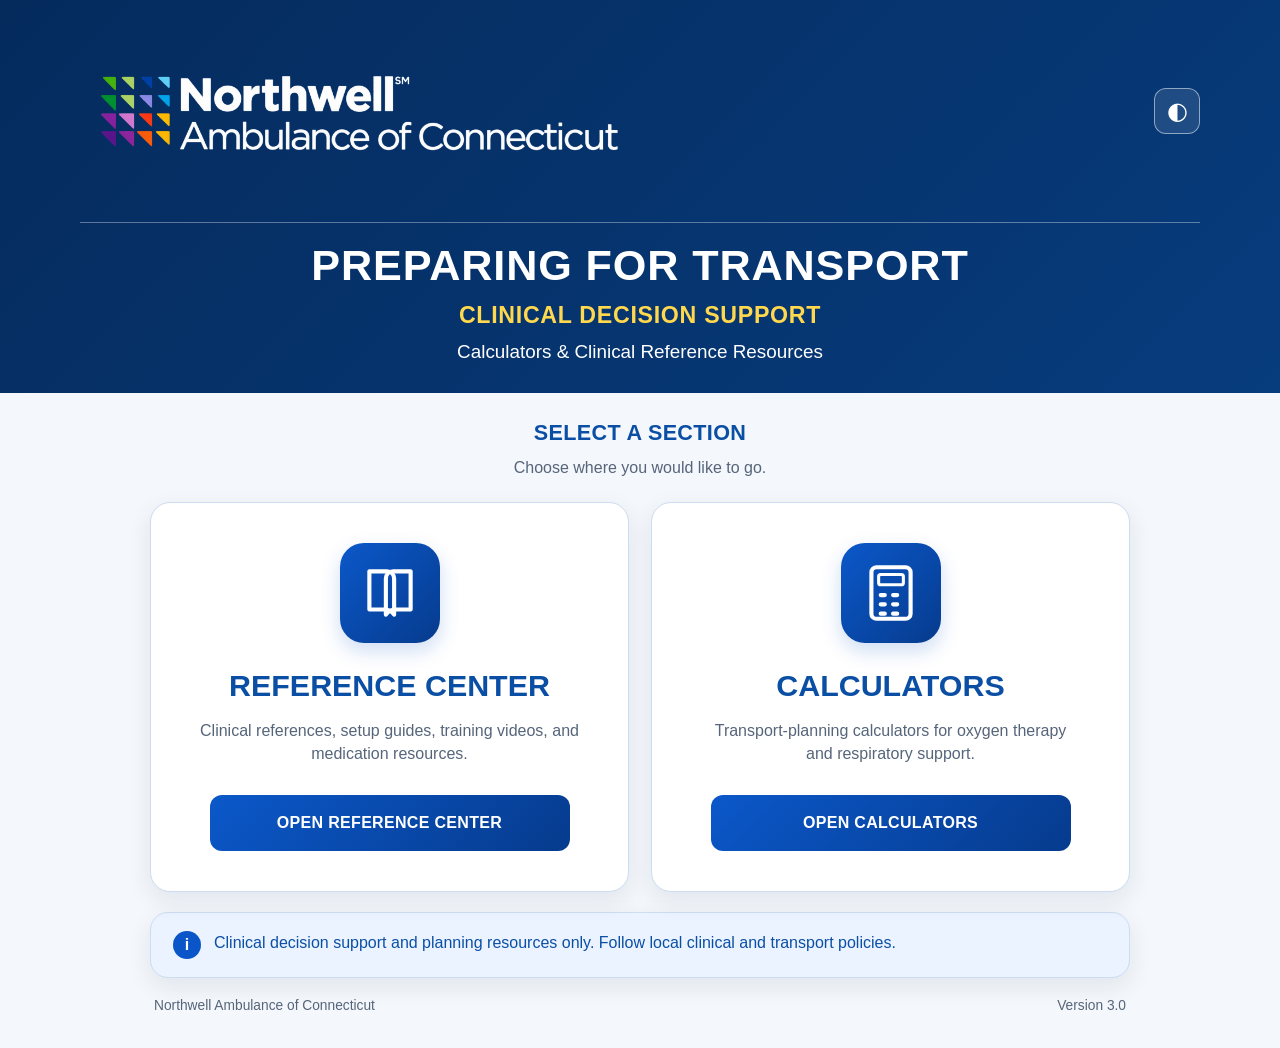
<file: index.html>
<!doctype html>
<html lang="en">
<head>
  <meta charset="utf-8">
  <meta name="viewport" content="width=device-width, initial-scale=1, viewport-fit=cover">
  <meta name="theme-color" content="#062f63">
  <meta name="description" content="Northwell Ambulance of Connecticut pre-arrival transport planning tools and clinical references.">
  <meta name="apple-mobile-web-app-capable" content="yes">
  <meta name="apple-mobile-web-app-status-bar-style" content="black-translucent">
  <meta name="apple-mobile-web-app-title" content="Transport Tools">
  <title>Pre-Arrival Transport Planning Tools</title>
  <link rel="manifest" href="manifest.webmanifest">
  <link rel="icon" href="assets/icons/icon-192.png">
  <link rel="apple-touch-icon" href="assets/icons/icon-192.png">
  <link rel="stylesheet" href="styles.css?v=3.0">
</head>
<body>
  <header class="app-header">
    <div class="brand-wrap">
      <img class="brand-logo" src="assets/images/northwell-ambulance-connecticut-white-v2.png" alt="Northwell Ambulance of Connecticut">
      <button id="themeToggle" class="icon-button" type="button" aria-label="Switch to dark mode" title="Toggle dark mode">
        <span class="theme-icon" aria-hidden="true">◐</span>
      </button>
    </div>
    <div class="title-rule"></div>
    <h1>Preparing for Transport</h1>
    <p class="patient-type">Clinical Decision Support</p>
    <p class="subtitle">Calculators &amp; Clinical Reference Resources</p>
  </header>

  <main class="app-shell home-shell">
    <section class="intro" aria-labelledby="home-heading">
      <h2 id="home-heading">Select a Section</h2>
      <p>Choose where you would like to go.</p>
    </section>

    <section class="portal-grid" aria-label="Available sections">
      <a class="portal-card" href="resources.html" aria-label="Open Clinical Reference Center">
        <div class="portal-icon" aria-hidden="true">
          <svg viewBox="0 0 64 64"><path d="M12 11h17c4 0 7 3 7 7v35c-2-3-5-5-9-5H12z" fill="none" stroke="currentColor" stroke-width="4" stroke-linejoin="round"/><path d="M52 11H35c-4 0-7 3-7 7v35c2-3 5-5 9-5h15z" fill="none" stroke="currentColor" stroke-width="4" stroke-linejoin="round"/></svg>
        </div>
        <div class="portal-content">
          <h2>Reference Center</h2>
          <p>Clinical references, setup guides, training videos, and medication resources.</p>
          <span class="launch-button">Open Reference Center</span>
        </div>
      </a>

      <a class="portal-card" href="calculators.html" aria-label="Open Calculators">
        <div class="portal-icon calculator-portal-icon" aria-hidden="true">
          <svg viewBox="0 0 64 64"><rect x="13" y="7" width="38" height="50" rx="5" fill="none" stroke="currentColor" stroke-width="4"/><rect x="20" y="14" width="24" height="10" rx="2" fill="none" stroke="currentColor" stroke-width="3"/><path d="M22 34h4m8 0h4m-16 9h4m8 0h4m-16 9h4m8 0h4" stroke="currentColor" stroke-width="4" stroke-linecap="round"/></svg>
        </div>
        <div class="portal-content">
          <h2>Calculators</h2>
          <p>Transport-planning calculators for oxygen therapy and respiratory support.</p>
          <span class="launch-button">Open Calculators</span>
        </div>
      </a>
    </section>

    <aside class="disclaimer">
      <span class="info-symbol" aria-hidden="true">i</span>
      <p>Clinical decision support and planning resources only. Follow local clinical and transport policies.</p>
    </aside>

    <footer><span>Northwell Ambulance of Connecticut</span><span>Version 3.0</span></footer>
  </main>
  <noscript><div class="noscript">JavaScript must be enabled to use the theme control.</div></noscript>
  <script src="app.js?v=3.0" defer></script>
</body>
</html>
</file>
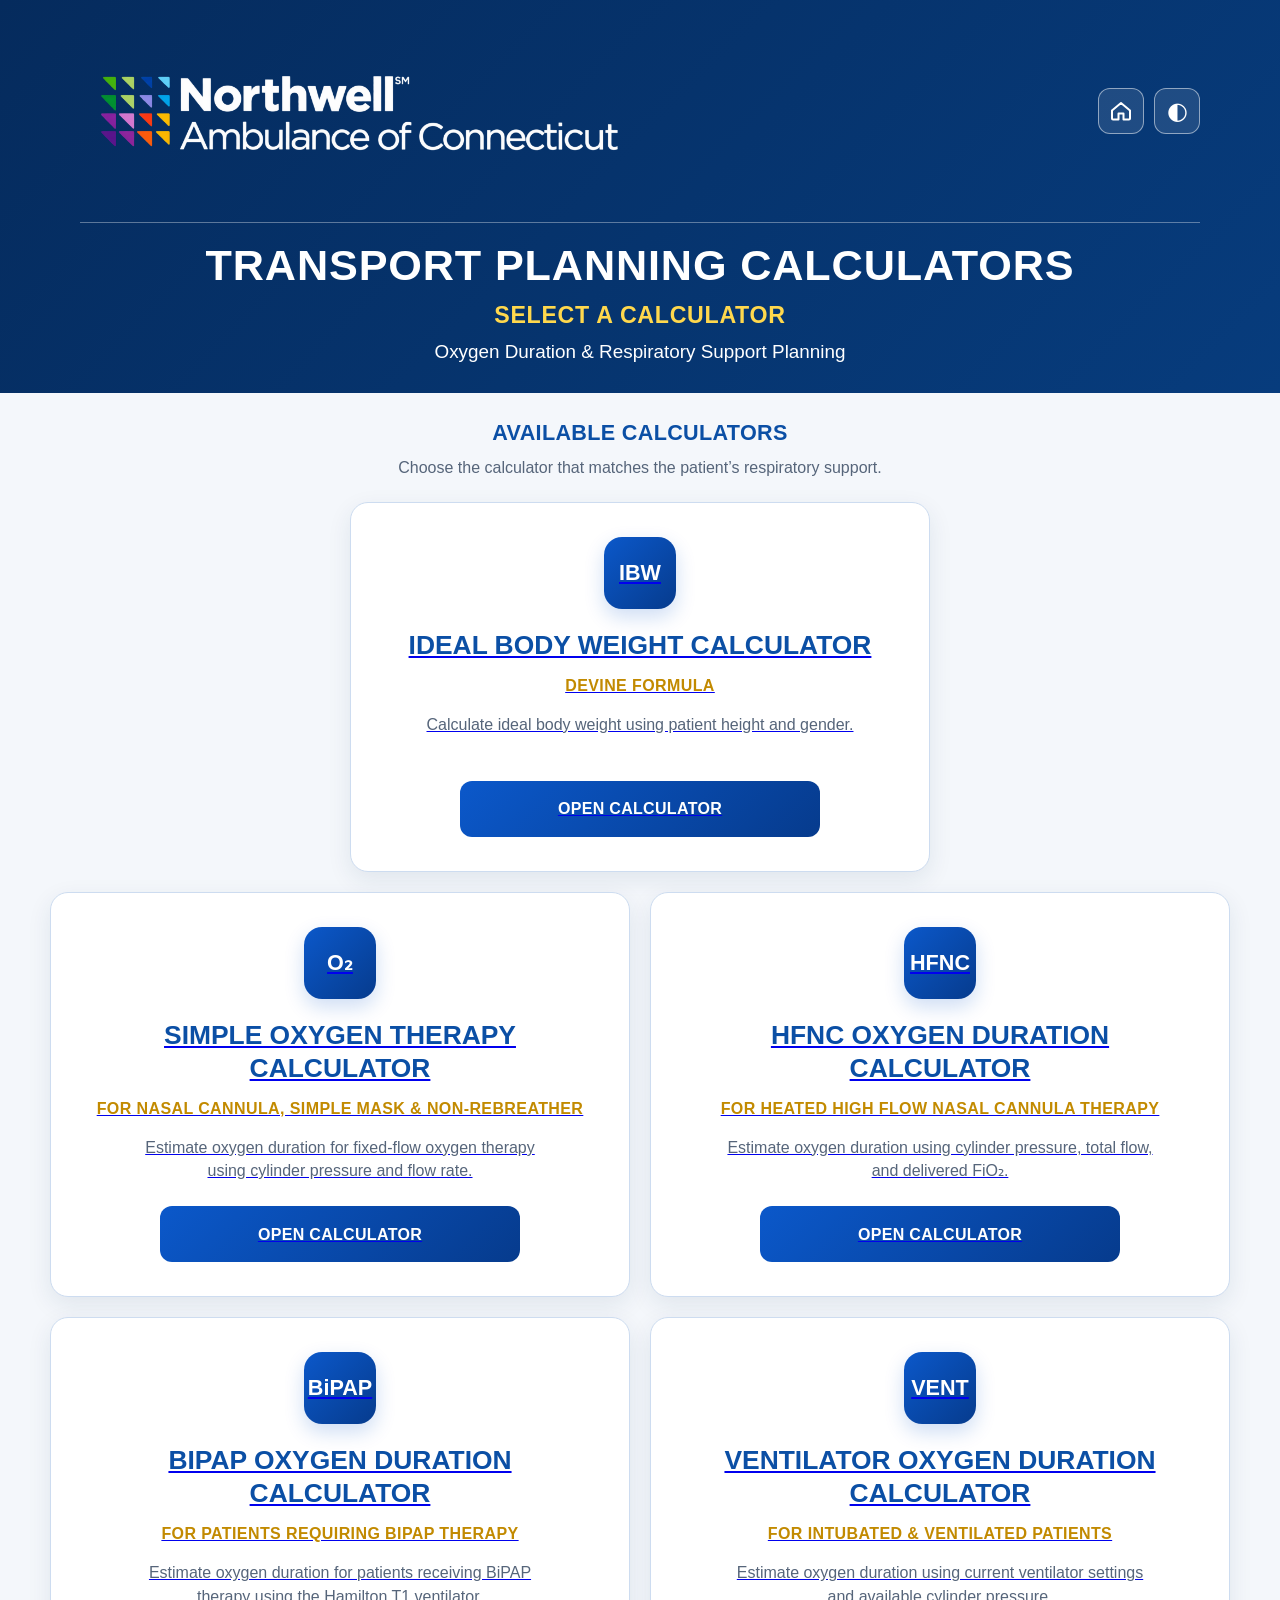
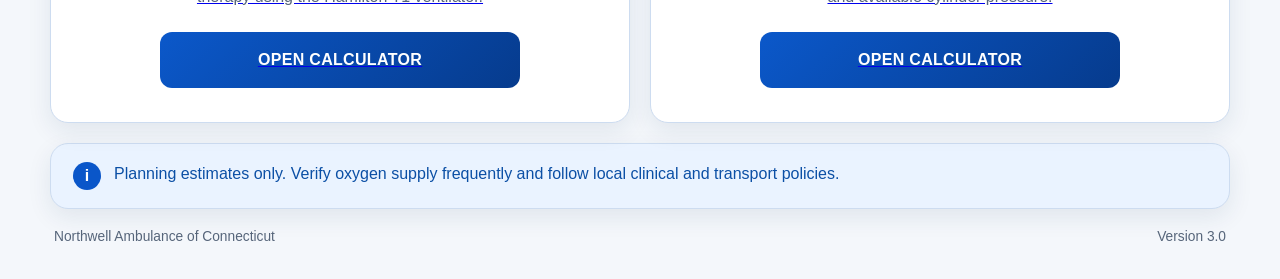
<file: calculators.html>
<!doctype html>
<html lang="en">
<head>
  <meta charset="utf-8">
  <meta name="viewport" content="width=device-width, initial-scale=1, viewport-fit=cover">
  <meta name="theme-color" content="#062f63">
  <meta name="description" content="Transport-planning calculators for Northwell Ambulance of Connecticut.">
  <title>Transport Planning Calculators</title>
  <link rel="manifest" href="manifest.webmanifest">
  <link rel="icon" href="assets/icons/icon-192.png">
  <link rel="apple-touch-icon" href="assets/icons/icon-192.png">
  <link rel="stylesheet" href="styles.css?v=3.0">
</head>
<body>
  <header class="app-header resource-header">
    <div class="brand-wrap">
      <img class="brand-logo" src="assets/images/northwell-ambulance-connecticut-white-v2.png" alt="Northwell Ambulance of Connecticut">
      <a class="icon-button home-link" href="index.html" aria-label="Return to home" title="Return to home">
        <svg viewBox="0 0 24 24" aria-hidden="true"><path d="M3 11.5 12 4l9 7.5v8a1 1 0 0 1-1 1h-5.5v-6h-5v6H4a1 1 0 0 1-1-1z" fill="none" stroke="currentColor" stroke-width="2" stroke-linejoin="round"/></svg>
      </a>
      <button id="themeToggle" class="icon-button" type="button" aria-label="Switch to dark mode" title="Toggle dark mode"><span class="theme-icon" aria-hidden="true">◐</span></button>
    </div>
    <div class="title-rule"></div>
    <h1>Transport Planning Calculators</h1>
    <p class="patient-type">Select a Calculator</p>
    <p class="subtitle">Oxygen Duration &amp; Respiratory Support Planning</p>
  </header>

  <main class="app-shell">
    <section class="intro" aria-labelledby="tools-heading">
      <h2 id="tools-heading">Available Calculators</h2>
      <p>Choose the calculator that matches the patient’s respiratory support.</p>
    </section>

    <section class="tools-grid" aria-label="Available calculators">
      <a class="tool-card featured-calculator" href="https://ibw.openemsresources.com" aria-label="Open Ideal Body Weight Calculator">
        <div class="tool-icon" aria-hidden="true">IBW</div><div class="tool-content"><h2>Ideal Body Weight Calculator</h2><p class="tool-subtitle">Devine Formula</p><p class="tool-description">Calculate ideal body weight using patient height and gender.</p><span class="launch-button">Open Calculator</span></div>
      </a>
      <a class="tool-card" href="https://oxygen.openemsresources.com" aria-label="Open Simple Oxygen Therapy Calculator">
        <div class="tool-icon" aria-hidden="true">O₂</div><div class="tool-content"><h2>Simple Oxygen Therapy Calculator</h2><p class="tool-subtitle">For Nasal Cannula, Simple Mask &amp; Non-Rebreather</p><p class="tool-description">Estimate oxygen duration for fixed-flow oxygen therapy using cylinder pressure and flow rate.</p><span class="launch-button">Open Calculator</span></div>
      </a>
      <a class="tool-card" href="https://hfnc.openemsresources.com" aria-label="Open HFNC Oxygen Duration Calculator">
        <div class="tool-icon" aria-hidden="true">HFNC</div><div class="tool-content"><h2>HFNC Oxygen Duration Calculator</h2><p class="tool-subtitle">For Heated High Flow Nasal Cannula Therapy</p><p class="tool-description">Estimate oxygen duration using cylinder pressure, total flow, and delivered FiO₂.</p><span class="launch-button">Open Calculator</span></div>
      </a>
      <a class="tool-card no-icon" href="https://bipap.openemsresources.com" aria-label="Open BiPAP Oxygen Duration Calculator">
        <div class="tool-icon" aria-hidden="true">BiPAP</div><div class="tool-content"><h2>BiPAP Oxygen Duration Calculator</h2><p class="tool-subtitle">For Patients Requiring BiPAP Therapy</p><p class="tool-description">Estimate oxygen duration for patients receiving BiPAP therapy using the Hamilton T1 ventilator.</p><span class="launch-button">Open Calculator</span></div>
      </a>
      <a class="tool-card" href="https://ventilator.openemsresources.com" aria-label="Open Ventilator Oxygen Duration Calculator">
        <div class="tool-icon" aria-hidden="true">VENT</div><div class="tool-content"><h2>Ventilator Oxygen Duration Calculator</h2><p class="tool-subtitle">For Intubated &amp; Ventilated Patients</p><p class="tool-description">Estimate oxygen duration using current ventilator settings and available cylinder pressure.</p><span class="launch-button">Open Calculator</span></div>
      </a>
    </section>

    <aside class="disclaimer"><span class="info-symbol" aria-hidden="true">i</span><p>Planning estimates only. Verify oxygen supply frequently and follow local clinical and transport policies.</p></aside>
    <footer><span>Northwell Ambulance of Connecticut</span><span>Version 3.0</span></footer>
  </main>
  <noscript><div class="noscript">JavaScript must be enabled to use the theme control.</div></noscript>
  <script src="app.js?v=3.0" defer></script>
</body>
</html>
</file>
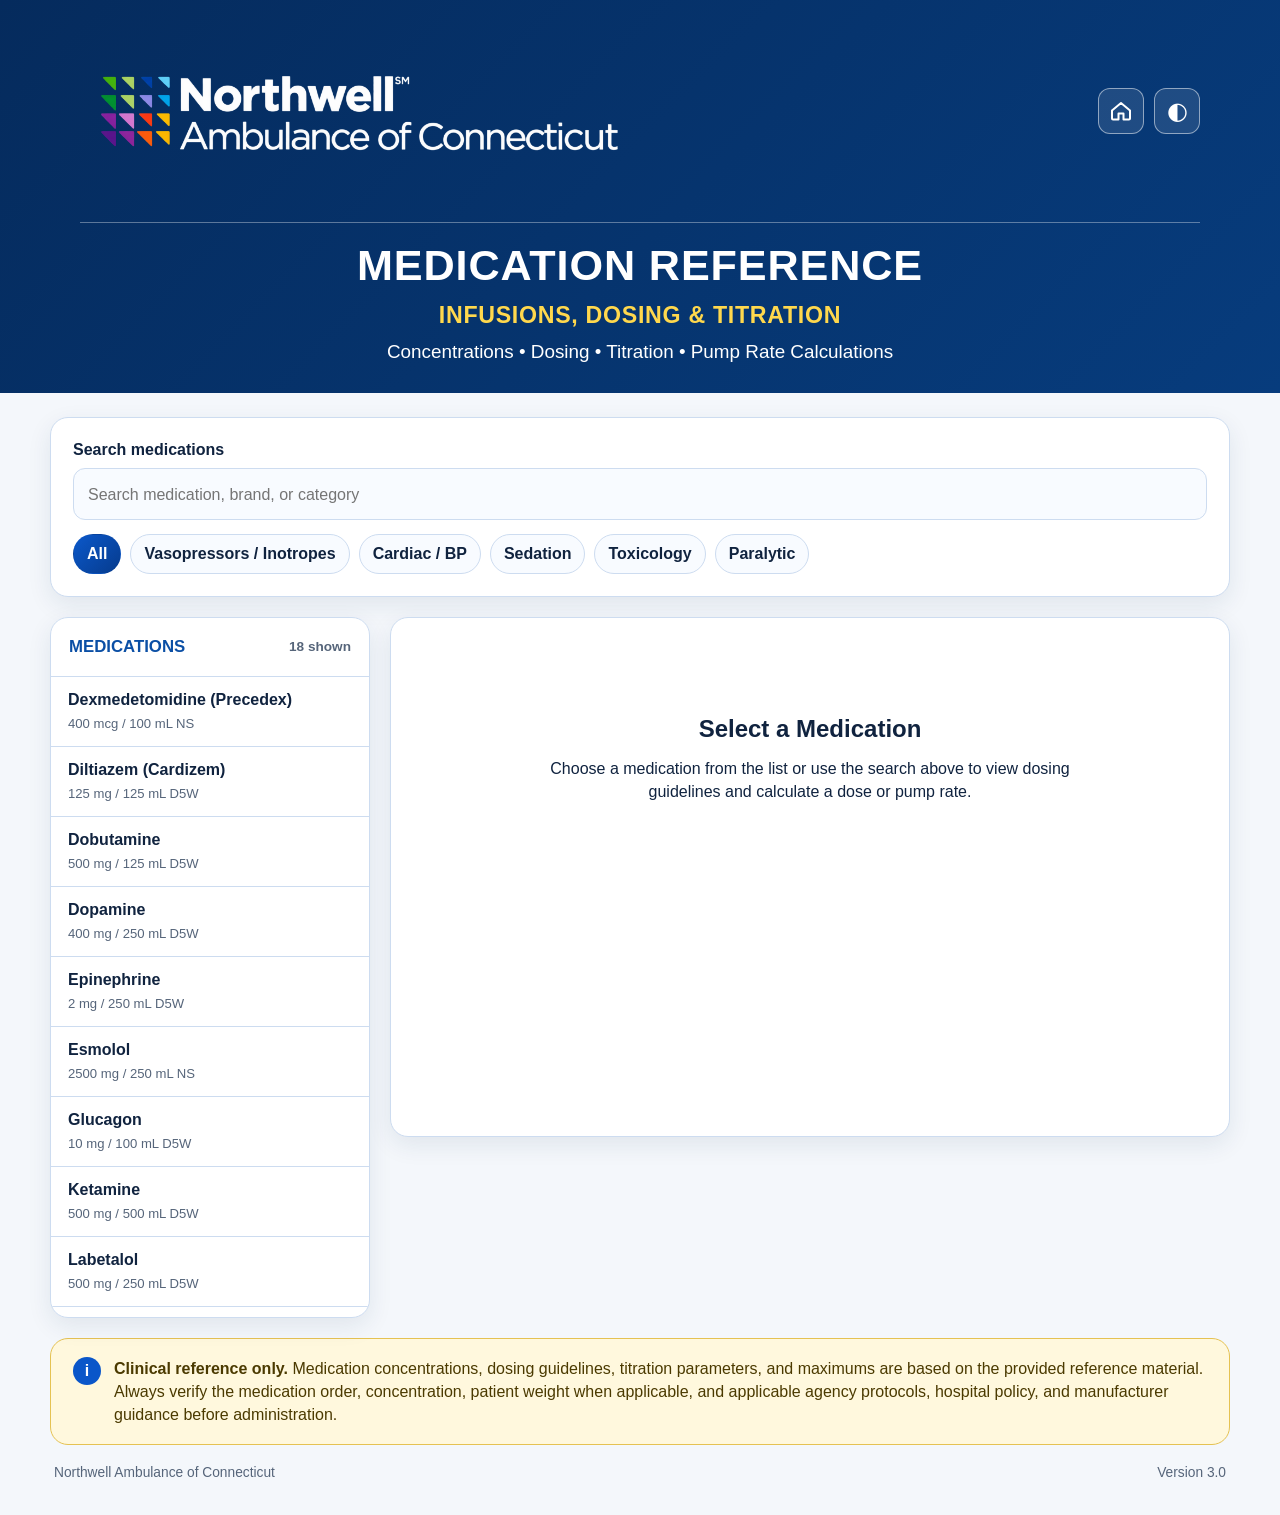
<file: medication.html>
<!doctype html>
<html lang="en">
<head>
  <meta charset="utf-8">
  <meta name="viewport" content="width=device-width, initial-scale=1, viewport-fit=cover">
  <meta name="theme-color" content="#062f63">
  <meta name="description" content="Interactive medication reference for Northwell Ambulance of Connecticut.">
  <title>Medication Reference</title>
  <link rel="manifest" href="manifest.webmanifest">
  <link rel="icon" href="assets/icons/icon-192.png">
  <link rel="apple-touch-icon" href="assets/icons/icon-192.png">
  <link rel="stylesheet" href="styles.css?v=3.0">
  <link rel="stylesheet" href="medication.css?v=3.0">
</head>
<body>
  <header class="app-header resource-header">
    <div class="brand-wrap">
      <img class="brand-logo" src="assets/images/northwell-ambulance-connecticut-white-v2.png" alt="Northwell Ambulance of Connecticut">
      <a class="icon-button home-link" href="resources.html" aria-label="Return to Clinical Reference Center" title="Return to Clinical Reference Center">
        <svg viewBox="0 0 24 24" aria-hidden="true"><path d="M3 11.5 12 4l9 7.5v8a1 1 0 0 1-1 1h-5.5v-6h-5v6H4a1 1 0 0 1-1-1z" fill="none" stroke="currentColor" stroke-width="2" stroke-linejoin="round"/></svg>
      </a>
      <button id="themeToggle" class="icon-button" type="button" aria-label="Switch to dark mode" title="Toggle dark mode"><span class="theme-icon" aria-hidden="true">◐</span></button>
    </div>
    <div class="title-rule"></div>
    <h1>Medication Reference</h1>
    <p class="patient-type">Infusions, Dosing &amp; Titration</p>
    <p class="subtitle">Concentrations • Dosing • Titration • Pump Rate Calculations</p>
  </header>

  <main class="app-shell medication-shell">
    <section class="med-toolbar" aria-label="Medication search and filters">
      <label class="med-search" for="medSearch"><span>Search medications</span><input id="medSearch" type="search" placeholder="Search medication, brand, or category" autocomplete="off"></label>
      <div class="category-filter" id="categoryFilter" aria-label="Medication categories"></div>
    </section>

    <div class="med-layout">
      <aside class="med-list-panel" aria-label="Medication list">
        <div class="panel-heading"><h2>Medications</h2><span id="resultCount"></span></div>
        <div id="medList" class="med-list"></div>
        <div id="noMedResults" class="no-med-results" hidden>No medications match your search.</div>
      </aside>

      <section id="medDetail" class="med-detail" aria-live="polite"></section>
    </div>

    <aside class="med-disclaimer">
      <span class="info-symbol" aria-hidden="true">i</span>
      <p><strong>Clinical reference only.</strong> Medication concentrations, dosing guidelines, titration parameters, and maximums are based on the provided reference material. Always verify the medication order, concentration, patient weight when applicable, and applicable agency protocols, hospital policy, and manufacturer guidance before administration.</p>
    </aside>

    <footer><span>Northwell Ambulance of Connecticut</span><span>Version 3.0</span></footer>
  </main>

  <noscript><div class="noscript">JavaScript must be enabled to use the Medication Reference.</div></noscript>
  <script src="app.js?v=3.0" defer></script>
  <script src="medication.js?v=3.0" defer></script>
</body>
</html>
</file>
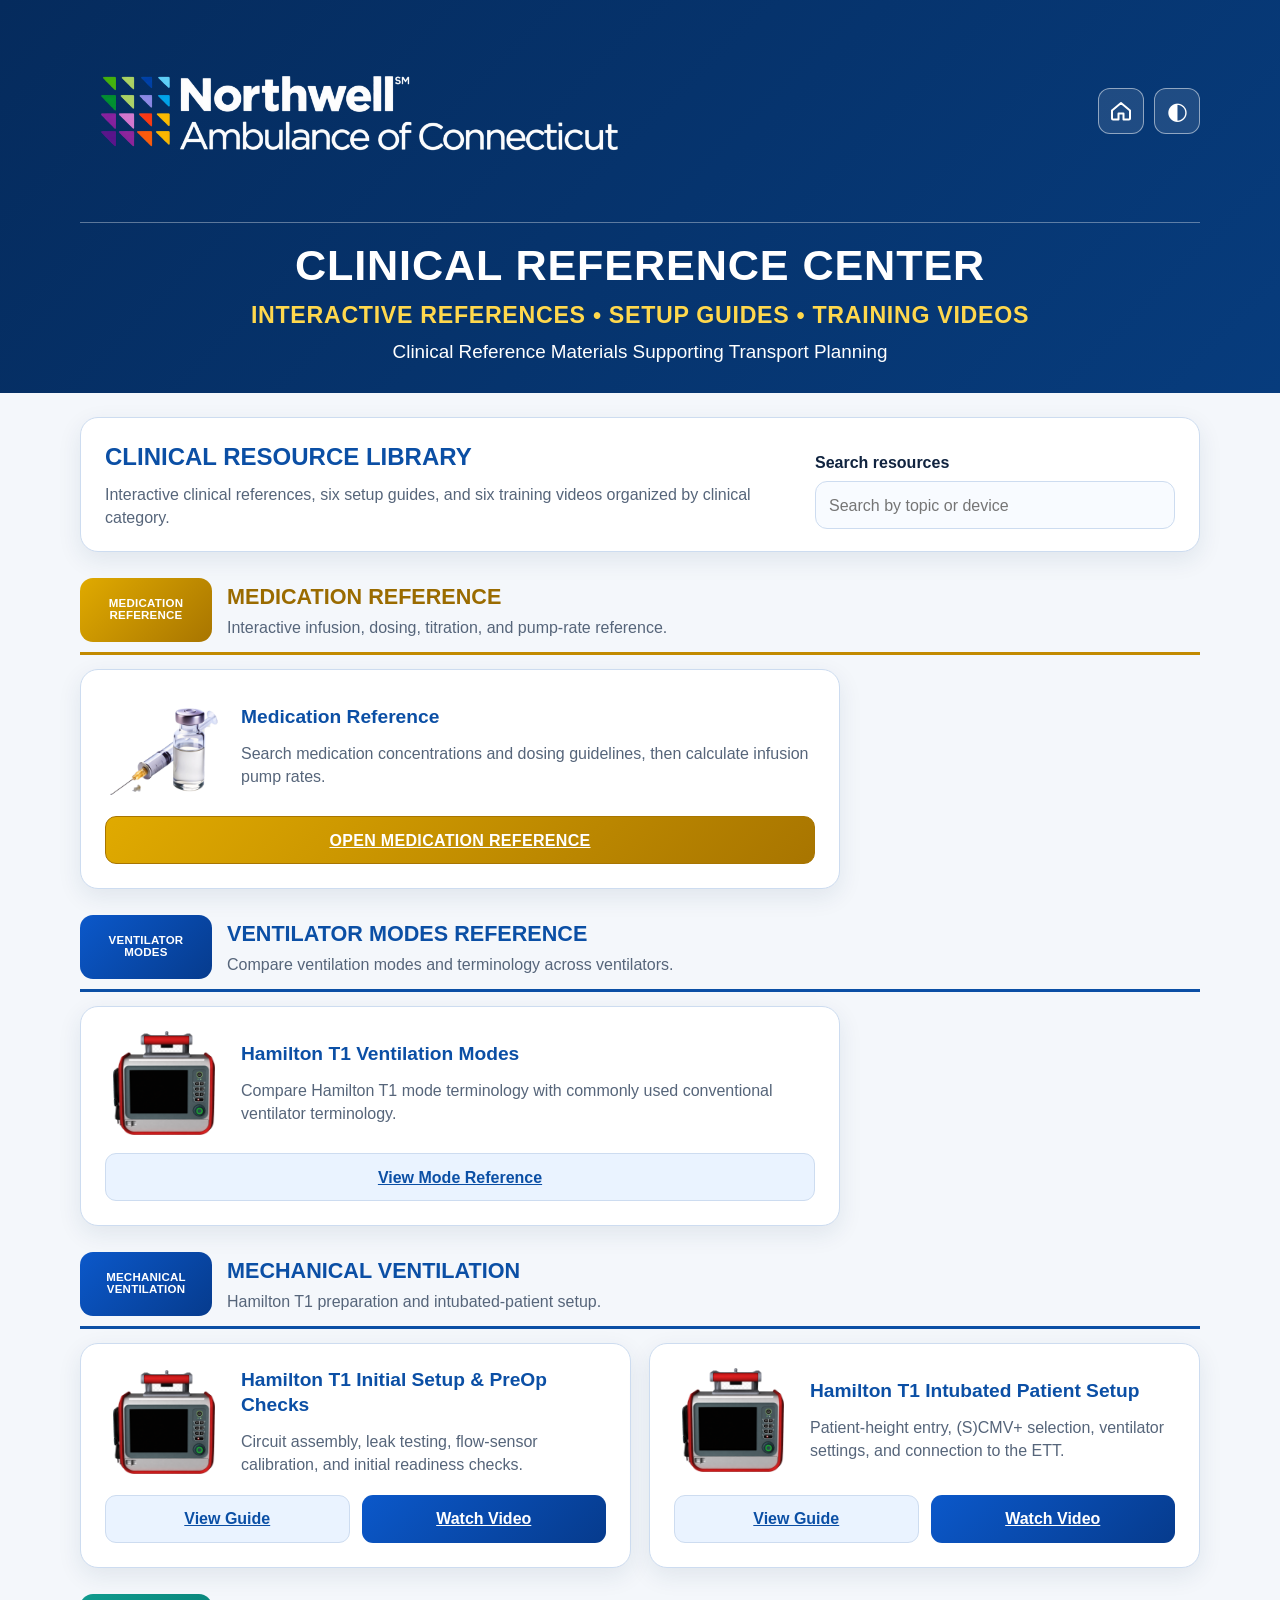
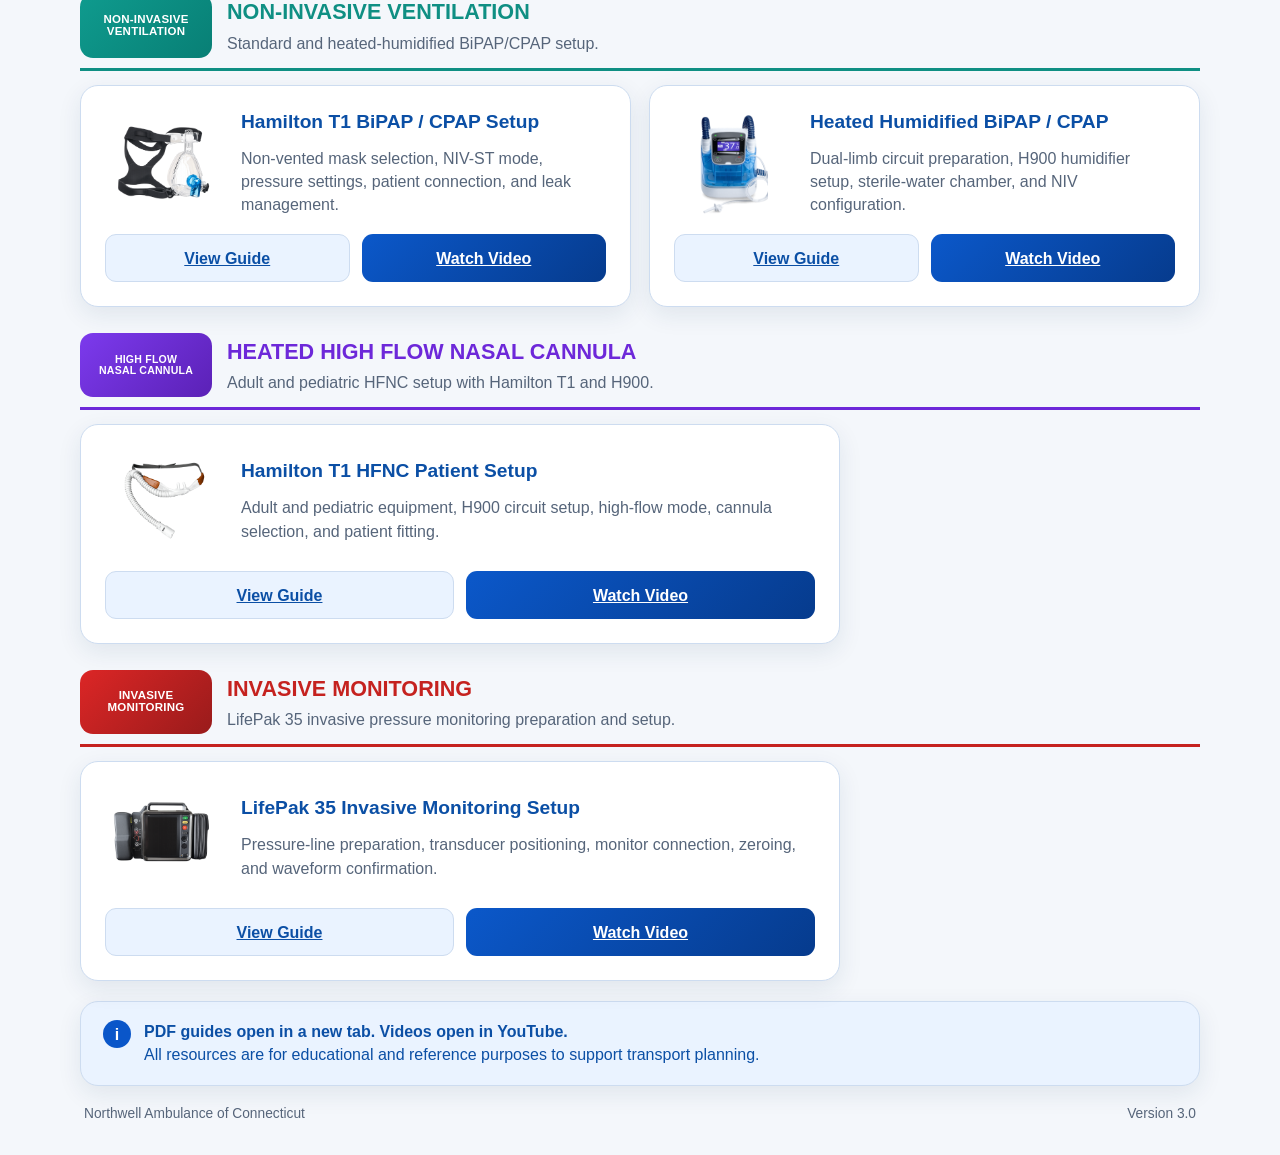
<file: resources.html>
<!doctype html>
<html lang="en">
<head>
  <meta charset="utf-8">
  <meta name="viewport" content="width=device-width, initial-scale=1, viewport-fit=cover">
  <meta name="theme-color" content="#062f63">
  <meta name="description" content="Interactive clinical references, setup guides, and training videos for Northwell Ambulance of Connecticut transport tools.">
  <title>Clinical Reference Center</title>
  <link rel="manifest" href="manifest.webmanifest">
  <link rel="icon" href="assets/icons/icon-192.png">
  <link rel="apple-touch-icon" href="assets/icons/icon-192.png">
  <link rel="stylesheet" href="styles.css?v=3.0">
</head>
<body>
  <header class="app-header resource-header">
    <div class="brand-wrap">
      <img class="brand-logo" src="assets/images/northwell-ambulance-connecticut-white-v2.png" alt="Northwell Ambulance of Connecticut">
      <a class="icon-button home-link" href="index.html" aria-label="Return to home" title="Return to home">
        <svg viewBox="0 0 24 24" aria-hidden="true"><path d="M3 11.5 12 4l9 7.5v8a1 1 0 0 1-1 1h-5.5v-6h-5v6H4a1 1 0 0 1-1-1z" fill="none" stroke="currentColor" stroke-width="2" stroke-linejoin="round"/></svg>
      </a>
      <button id="themeToggle" class="icon-button" type="button" aria-label="Switch to dark mode" title="Toggle dark mode">
        <span class="theme-icon" aria-hidden="true">◐</span>
      </button>
    </div>
    <div class="title-rule"></div>
    <h1>Clinical Reference Center</h1>
    <p class="patient-type">Interactive References • Setup Guides • Training Videos</p>
    <p class="subtitle">Clinical Reference Materials Supporting Transport Planning</p>
  </header>

  <main class="app-shell resources-shell">
    <section class="library-summary" aria-labelledby="library-heading">
      <div>
        <h2 id="library-heading">Clinical Resource Library</h2>
        <p>Interactive clinical references, six setup guides, and six training videos organized by clinical category.</p>
      </div>
      <label class="search-control" for="resourceSearch">
        <span>Search resources</span>
        <input id="resourceSearch" type="search" placeholder="Search by topic or device" autocomplete="off">
      </label>
    </section>

    <div id="noResults" class="no-results" hidden>No resources match your search.</div>


    <section class="resource-category medication-category" data-category="medication reference infusions dosing titration pump rate calculator">
      <div class="category-heading">
        <span class="category-icon" aria-hidden="true"><span>Medication</span><span>Reference</span></span>
        <div><h2>Medication Reference</h2><p>Interactive infusion, dosing, titration, and pump-rate reference.</p></div>
      </div>
      <div class="resource-grid single-resource">
        <article class="resource-card medication-resource-card" data-search="medication reference drugs infusion dosing titration pump rate calculator vasopressor sedation antihypertensive">
          <div class="resource-card-body">
            <div class="medication-symbol" aria-hidden="true"><img src="assets/images/medication-vial-syringe.png" alt=""></div>
            <div class="resource-copy"><h3>Medication Reference</h3>
            <p>Search medication concentrations and dosing guidelines, then calculate infusion pump rates.</p></div>
          </div>
          <div class="resource-actions single-action">
            <a class="resource-button medication-open" href="medication.html">Open Medication Reference</a>
          </div>
        </article>
      </div>
    </section>

    <section class="resource-category" data-category="ventilator modes reference terminology mode comparison">
      <div class="category-heading">
        <span class="category-icon" aria-hidden="true"><span>Ventilator</span><span>Modes</span></span>
        <div><h2>Ventilator Modes Reference</h2><p>Compare ventilation modes and terminology across ventilators.</p></div>
      </div>
      <div class="resource-grid single-resource">
        <article class="resource-card" data-search="hamilton t1 ventilation modes mode terminology conventional ventilator volume assist control vc ac simv pressure control pc ac pressure support psv duopap bilevel aprv niv hfnc">
          <div class="resource-card-body"><img class="resource-image" src="assets/images/hamilton-t1.png" alt="Hamilton T1 ventilator"><div class="resource-copy"><h3>Hamilton T1 Ventilation Modes</h3>
          <p>Compare Hamilton T1 mode terminology with commonly used conventional ventilator terminology.</p></div></div>
          <div class="resource-actions single-action">
            <a class="resource-button guide" href="assets/guides/hamilton-t1-ventilation-modes-reference.png" target="_blank" rel="noopener noreferrer">View Mode Reference</a>
          </div>
        </article>
      </div>
    </section>

    <section class="resource-category" data-category="mechanical ventilation">
      <div class="category-heading">
        <span class="category-icon" aria-hidden="true"><span>Mechanical</span><span>Ventilation</span></span>
        <div><h2>Mechanical Ventilation</h2><p>Hamilton T1 preparation and intubated-patient setup.</p></div>
      </div>
      <div class="resource-grid">
        <article class="resource-card" data-search="hamilton t1 initial setup preop checks circuit leak test flow sensor mechanical ventilation">
          <div class="resource-card-body"><img class="resource-image" src="assets/images/hamilton-t1.png" alt="Portable ventilator"><div class="resource-copy"><h3>Hamilton T1 Initial Setup &amp; PreOp Checks</h3>
          <p>Circuit assembly, leak testing, flow-sensor calibration, and initial readiness checks.</p></div></div>
          <div class="resource-actions">
            <a class="resource-button guide" href="assets/guides/hamilton-t1-initial-preop-checks.pdf" target="_blank" rel="noopener noreferrer">View Guide</a>
            <a class="resource-button video" href="https://youtu.be/sSamooWX7f0" target="_blank" rel="noopener noreferrer">Watch Video</a>
          </div>
        </article>
        <article class="resource-card" data-search="hamilton t1 intubated patient setup ventilation scmv tidal volume peep respiratory rate fio2">
          <div class="resource-card-body"><img class="resource-image" src="assets/images/hamilton-t1.png" alt="Portable ventilator"><div class="resource-copy"><h3>Hamilton T1 Intubated Patient Setup</h3>
          <p>Patient-height entry, (S)CMV+ selection, ventilator settings, and connection to the ETT.</p></div></div>
          <div class="resource-actions">
            <a class="resource-button guide" href="assets/guides/hamilton-t1-intubated-patient-setup.pdf" target="_blank" rel="noopener noreferrer">View Guide</a>
            <a class="resource-button video" href="https://youtu.be/96EamqcfDnU" target="_blank" rel="noopener noreferrer">Watch Video</a>
          </div>
        </article>
      </div>
    </section>

    <section class="resource-category niv-category" data-category="non invasive ventilation bipap cpap">
      <div class="category-heading">
        <span class="category-icon" aria-hidden="true"><span>Non-Invasive</span><span>Ventilation</span></span>
        <div><h2>Non-Invasive Ventilation</h2><p>Standard and heated-humidified BiPAP/CPAP setup.</p></div>
      </div>
      <div class="resource-grid">
        <article class="resource-card" data-search="hamilton t1 bipap cpap niv st non invasive ventilation mask pressure ipap peep">
          <div class="resource-card-body"><img class="resource-image" src="assets/images/bipap-mask.png" alt="Full-face BiPAP mask"><div class="resource-copy"><h3>Hamilton T1 BiPAP / CPAP Setup</h3>
          <p>Non-vented mask selection, NIV-ST mode, pressure settings, patient connection, and leak management.</p></div></div>
          <div class="resource-actions">
            <a class="resource-button guide" href="assets/guides/hamilton-t1-bipap-cpap-setup.pdf" target="_blank" rel="noopener noreferrer">View Guide</a>
            <a class="resource-button video" href="https://youtu.be/qGt6gWHX4sE" target="_blank" rel="noopener noreferrer">Watch Video</a>
          </div>
        </article>
        <article class="resource-card" data-search="heated humidified bipap cpap h900 humidifier niv dual limb sterile water">
          <div class="resource-card-body"><img class="resource-image" src="assets/images/h900.png" alt="Heated humidifier"><div class="resource-copy"><h3>Heated Humidified BiPAP / CPAP</h3>
          <p>Dual-limb circuit preparation, H900 humidifier setup, sterile-water chamber, and NIV configuration.</p></div></div>
          <div class="resource-actions">
            <a class="resource-button guide" href="assets/guides/hamilton-t1-heated-humidified-bipap-cpap.pdf" target="_blank" rel="noopener noreferrer">View Guide</a>
            <a class="resource-button video" href="https://youtu.be/Z19OlyEKEYI" target="_blank" rel="noopener noreferrer">Watch Video</a>
          </div>
        </article>
      </div>
    </section>

    <section class="resource-category hfnc-category" data-category="heated high flow nasal cannula hfnc">
      <div class="category-heading">
        <span class="category-icon" aria-hidden="true"><span>High Flow</span><span>Nasal Cannula</span></span>
        <div><h2>Heated High Flow Nasal Cannula</h2><p>Adult and pediatric HFNC setup with Hamilton T1 and H900.</p></div>
      </div>
      <div class="resource-grid single-resource">
        <article class="resource-card" data-search="heated humidified high flow nasal cannula hfnc adult pediatric h900 flow fio2">
          <div class="resource-card-body"><img class="resource-image" src="assets/images/adult-cannula.png" alt="Adult high-flow nasal cannula"><div class="resource-copy"><h3>Hamilton T1 HFNC Patient Setup</h3>
          <p>Adult and pediatric equipment, H900 circuit setup, high-flow mode, cannula selection, and patient fitting.</p></div></div>
          <div class="resource-actions">
            <a class="resource-button guide" href="assets/guides/heated-humidified-hfnc-setup.pdf" target="_blank" rel="noopener noreferrer">View Guide</a>
            <a class="resource-button video" href="https://youtu.be/BNDJ0-05x-c" target="_blank" rel="noopener noreferrer">Watch Video</a>
          </div>
        </article>
      </div>
    </section>

    <section class="resource-category invasive-category" data-category="invasive monitoring lifepak 35 arterial line">
      <div class="category-heading">
        <span class="category-icon" aria-hidden="true"><span>Invasive</span><span>Monitoring</span></span>
        <div><h2>Invasive Monitoring</h2><p>LifePak 35 invasive pressure monitoring preparation and setup.</p></div>
      </div>
      <div class="resource-grid single-resource">
        <article class="resource-card" data-search="lifepak 35 invasive monitoring arterial pressure transducer zeroing pressure infuser line setup">
          <div class="resource-card-body"><img class="resource-image" src="assets/images/lifepak-35.png" alt="Portable patient monitor"><div class="resource-copy"><h3>LifePak 35 Invasive Monitoring Setup</h3>
          <p>Pressure-line preparation, transducer positioning, monitor connection, zeroing, and waveform confirmation.</p></div></div>
          <div class="resource-actions">
            <a class="resource-button guide" href="assets/guides/lifepak-35-invasive-monitoring-setup.pdf" target="_blank" rel="noopener noreferrer">View Guide</a>
            <a class="resource-button video" href="https://youtu.be/gFTojNc5Bdw" target="_blank" rel="noopener noreferrer">Watch Video</a>
          </div>
        </article>
      </div>
    </section>

    <aside class="disclaimer">
      <span class="info-symbol" aria-hidden="true">i</span>
      <p><strong>PDF guides open in a new tab. Videos open in YouTube.</strong><br>All resources are for educational and reference purposes to support transport planning.</p>
    </aside>

    <footer><span>Northwell Ambulance of Connecticut</span><span>Version 3.0</span></footer>
  </main>
  <noscript><div class="noscript">JavaScript must be enabled to use search and theme controls.</div></noscript>
  <script src="app.js?v=3.0" defer></script>
  <script src="resources.js?v=3.0" defer></script>
</body>
</html>
</file>
<file: styles.css>
:root {
  color-scheme: light;
  --navy: #062f63;
  --navy-2: #0b4fa5;
  --blue: #0a56c9;
  --blue-soft: #eaf3ff;
  --page: #f4f7fb;
  --surface: #ffffff;
  --surface-2: #f8fbff;
  --text: #10233f;
  --muted: #56657a;
  --border: #cddcf0;
  --shadow: 0 8px 24px rgba(19, 52, 89, 0.09);
  --focus: #4f8ef7;
}

html[data-theme="dark"] {
  color-scheme: dark;
  --page: #081522;
  --surface: #102235;
  --surface-2: #142a40;
  --text: #edf5ff;
  --muted: #b8c7d9;
  --border: #31506f;
  --shadow: none;
  --blue-soft: #132f50;
}

* { box-sizing: border-box; }
html { -webkit-text-size-adjust: 100%; }
body {
  margin: 0;
  min-width: 320px;
  background: var(--page);
  color: var(--text);
  font-family: Inter, ui-sans-serif, -apple-system, BlinkMacSystemFont, "Segoe UI", Roboto, Helvetica, Arial, sans-serif;
  line-height: 1.45;
}
button, a { font: inherit; }

.app-header {
  background: linear-gradient(135deg, #052b5d 0%, #073c7d 100%);
  color: white;
  padding: max(18px, env(safe-area-inset-top)) clamp(18px, 4vw, 44px) 28px;
  text-align: center;
}
.brand-wrap {
  max-width: 1120px;
  margin: 0 auto;
  display: flex;
  align-items: center;
  gap: 14px;
  text-align: left;
  width: 100%;
}

.brand-wrap .icon-button {
  margin-left: auto;
  flex: 0 0 auto;
}

.brand-logo {
  display: block;
  width: clamp(290px, 48vw, 560px);
  max-width: calc(100% - 60px);
  height: auto;
  object-fit: contain;
  flex: 0 1 auto;
}
.brand-mark {
  display: grid;
  grid-template-columns: repeat(4, 10px);
  grid-template-rows: repeat(3, 10px);
  gap: 3px;
  flex: 0 0 auto;
}
.brand-mark span { clip-path: polygon(0 0, 100% 0, 100% 100%); }
.brand-mark span:nth-child(4n+1) { background:#73c044; }
.brand-mark span:nth-child(4n+2) { background:#61c5d7; }
.brand-mark span:nth-child(4n+3) { background:#8c6bb1; }
.brand-mark span:nth-child(4n+4) { background:#f59b32; }
.brand-text { flex: 1; }
.brand-main { font-size: clamp(1.55rem, 4vw, 2.35rem); font-weight: 750; line-height: 1; }
.brand-sub { margin-top: 5px; font-size: clamp(1rem, 2.4vw, 1.45rem); line-height: 1.15; }
.icon-button {
  width: 46px;
  height: 46px;
  border: 1px solid rgba(255,255,255,.5);
  border-radius: 12px;
  background: rgba(255,255,255,.1);
  color: white;
  cursor: pointer;
}
.icon-button:hover { background: rgba(255,255,255,.18); }
.theme-icon { font-size: 1.5rem; }
.title-rule {
  max-width: 1120px;
  margin: 18px auto;
  height: 1px;
  background: rgba(255,255,255,.35);
}
.app-header h1 {
  margin: 0;
  font-size: clamp(1.65rem, 4vw, 2.7rem);
  line-height: 1.15;
  text-transform: uppercase;
  letter-spacing: .02em;
}
.patient-type {
  margin: 8px 0 0;
  color: #ffd84d;
  font-size: clamp(1rem, 2.6vw, 1.45rem);
  font-weight: 800;
  text-transform: uppercase;
  letter-spacing: .03em;
}
.subtitle {
  margin: 5px 0 0;
  color: white;
  font-size: clamp(.95rem, 2.3vw, 1.18rem);
}

.app-shell {
  width: min(1180px, calc(100% - 28px));
  margin: 24px auto 32px;
}
.intro {
  text-align: center;
  margin: 4px auto 22px;
}
.intro h2 {
  margin: 0;
  color: var(--navy-2);
  text-transform: uppercase;
  letter-spacing: .015em;
  font-size: 1.35rem;
}
html[data-theme="dark"] .intro h2 { color: #7fb4ff; }
.intro p { margin: 8px 0 0; color: var(--muted); }

.tools-grid {
  display: grid;
  grid-template-columns: repeat(2, minmax(0, 1fr));
  gap: 20px;
}
/* Featured general calculator: centered above the respiratory calculator grid. */
.featured-calculator {
  grid-column: 1 / -1;
  width: calc((100% - 20px) / 2);
  justify-self: center;
}

.tool-card {
  display: flex;
  flex-direction: column;
  min-width: 0;
  min-height: 370px;
  background: var(--surface);
  border: 1px solid var(--border);
  border-radius: 18px;
  box-shadow: var(--shadow);
  padding: clamp(22px, 4vw, 34px);
  text-align: center;
}
.tool-card:hover { transform: translateY(-3px); border-color: var(--focus); box-shadow: 0 14px 32px rgba(19, 52, 89, 0.16); }
.tool-card:focus-visible { outline: 4px solid rgba(79,142,247,.4); outline-offset: 4px; }
.tool-icon {
  font-size: 1rem;
  line-height: 1.1;
  width: 72px;
  height: 72px;
  margin: 0 auto 20px;
  display: grid;
  place-items: center;
  border-radius: 18px;
  background: linear-gradient(135deg, #0b58ca, #063b8d);
  color: white;
  font-size: 1.35rem;
  font-weight: 900;
  box-shadow: 0 8px 20px rgba(10,86,201,.2);
}

.tool-content { display: flex; flex: 1; flex-direction: column; }
.tool-card h2 {
  margin: 0;
  color: var(--navy-2);
  font-size: clamp(1.25rem, 2.7vw, 1.65rem);
  line-height: 1.25;
  text-transform: uppercase;
}
html[data-theme="dark"] .tool-card h2 { color: #8ebeff; }
.tool-subtitle {
  margin: 12px 0 0;
  color: #c28a00;
  font-weight: 850;
  text-transform: uppercase;
  letter-spacing: .025em;
}
.tool-description {
  margin: 16px auto 24px;
  max-width: 430px;
  color: var(--muted);
}
.launch-button {
  display: inline-flex;
  align-items: center;
  justify-content: center;
  width: min(100%, 360px);
  min-height: 56px;
  margin: auto auto 0;
  border-radius: 12px;
  background: linear-gradient(135deg, #0b58ca, #063b8d);
  color: white;
  padding: 13px 22px;
  font-weight: 850;
  text-transform: uppercase;
  letter-spacing: .02em;
  transition: filter .15s ease, transform .15s ease;
}
.launch-button:hover { filter: brightness(1.08); transform: translateY(-1px); }
.launch-button:focus-visible, .icon-button:focus-visible { outline: 4px solid rgba(79,142,247,.4); outline-offset: 3px; }

.disclaimer {
  display: flex;
  align-items: flex-start;
  gap: 13px;
  margin-top: 20px;
  padding: 18px 22px;
  border: 1px solid var(--border);
  border-radius: 18px;
  background: var(--blue-soft);
  color: var(--navy-2);
  box-shadow: var(--shadow);
}
html[data-theme="dark"] .disclaimer { color: #bcd9ff; }
.disclaimer p { margin: 0; }
.info-symbol {
  width: 28px;
  height: 28px;
  flex: 0 0 auto;
  display: grid;
  place-items: center;
  border-radius: 50%;
  color: white;
  background: var(--blue);
  font-weight: 900;
}
footer {
  display: flex;
  justify-content: space-between;
  gap: 12px;
  padding: 18px 4px 0;
  color: var(--muted);
  font-size: .86rem;
}
.noscript { margin: 20px; padding: 16px; background: #fde8e7; color: #c5221f; }

@media (max-width: 760px) {
  .tools-grid { grid-template-columns: 1fr; }
  .featured-calculator { grid-column: auto; width: 100%; }
  .tool-card { min-height: 330px; }
}
@media (max-width: 660px) {
  .app-shell { width: min(100% - 18px, 1180px); margin-top: 16px; }
  .brand-mark { grid-template-columns: repeat(4, 8px); grid-template-rows: repeat(3, 8px); }
  .icon-button { width: 42px; height: 42px; }
  footer { flex-direction: column; text-align: center; }
}
@media (prefers-reduced-motion: reduce) {
  *, *::before, *::after { scroll-behavior: auto !important; transition: none !important; }
}


/* Version 1.2: third calculator tile */
.tool-icon-placeholder {
  width: 72px;
  height: 72px;
  margin: 0 auto 20px;
}



/* Version 2.0: Clinical Reference Center */
.resource-feature {
  display: flex;
  justify-content: center;
  margin: 28px auto 0;
}
.resource-feature-card {
  width: min(760px, 100%);
  display: flex;
  align-items: center;
  gap: clamp(20px, 4vw, 36px);
  padding: clamp(24px, 4vw, 38px);
  border-radius: 20px;
  background: linear-gradient(135deg, #052b5d 0%, #0b58ca 100%);
  color: white;
  box-shadow: 0 12px 30px rgba(6,47,99,.2);
  text-align: left;
}
.resource-feature-card:hover { transform: translateY(-3px); filter: brightness(1.04); }
.resource-feature-card:focus-visible { outline: 4px solid rgba(79,142,247,.45); outline-offset: 4px; }
.resource-feature-icon { width: 96px; height: 96px; flex: 0 0 auto; display: grid; place-items: center; }
.resource-feature-icon svg { width: 100%; height: 100%; }
.resource-feature-content { flex: 1; }
.resource-feature-content h2 { margin: 0; font-size: clamp(1.5rem, 3vw, 2rem); text-transform: uppercase; }
.resource-feature-content p { margin: 10px 0 20px; color: rgba(255,255,255,.9); font-weight: 650; }
.resource-feature-card .launch-button { margin: 0; background: rgba(255,255,255,.16); border: 1px solid rgba(255,255,255,.45); }
.home-link { display: grid; place-items: center; text-decoration: none; }
.home-link svg { width: 24px; height: 24px; }
.resource-header .brand-wrap { gap: 10px; }
.resources-shell { max-width: 1120px; }
.library-summary {
  display: grid;
  grid-template-columns: 1fr minmax(260px, 360px);
  align-items: end;
  gap: 24px;
  margin-bottom: 26px;
  padding: 22px 24px;
  border: 1px solid var(--border);
  border-radius: 18px;
  background: var(--surface);
  box-shadow: var(--shadow);
}
.library-summary h2 { margin: 0; color: var(--navy-2); text-transform: uppercase; }
html[data-theme="dark"] .library-summary h2 { color: #8ebeff; }
.library-summary p { margin: 8px 0 0; color: var(--muted); }
.search-control span { display: block; margin-bottom: 7px; font-weight: 800; color: var(--text); }
.search-control input { width: 100%; min-height: 48px; padding: 10px 13px; border: 1px solid var(--border); border-radius: 12px; background: var(--surface-2); color: var(--text); font: inherit; }
.search-control input:focus { outline: 4px solid rgba(79,142,247,.25); border-color: var(--focus); }
.resource-category { margin: 26px 0 0; }
.category-heading { display: flex; align-items: center; gap: 15px; margin-bottom: 14px; }
.category-heading h2 { margin: 0; color: var(--navy-2); font-size: 1.35rem; text-transform: uppercase; }
html[data-theme="dark"] .category-heading h2 { color: #8ebeff; }
.category-heading p { margin: 4px 0 0; color: var(--muted); }
.category-icon {
  min-width: 62px; height: 52px; padding: 0 9px; display: grid; place-items: center;
  border-radius: 13px; background: linear-gradient(135deg,#0b58ca,#063b8d); color: white;
  font-size: .8rem; font-weight: 900; letter-spacing: .02em;
}
.resource-grid { display: grid; grid-template-columns: repeat(2,minmax(0,1fr)); gap: 18px; }
.resource-grid.single-resource { grid-template-columns: minmax(0, 1fr); }
.resource-grid.single-resource .resource-card { max-width: 760px; }
.resource-card {
  display: flex; flex-direction: column; padding: 24px; border: 1px solid var(--border); border-radius: 18px;
  background: var(--surface); box-shadow: var(--shadow);
}
.resource-card h3 { margin: 0; color: var(--navy-2); font-size: 1.2rem; line-height: 1.3; }
html[data-theme="dark"] .resource-card h3 { color: #8ebeff; }
.resource-card p { margin: 12px 0 22px; color: var(--muted); }
.resource-actions { display: grid; grid-template-columns: 1fr 1fr; gap: 12px; margin-top: auto; }
.resource-button { min-height: 48px; display: inline-flex; align-items: center; justify-content: center; padding: 11px 16px; border-radius: 11px; font-weight: 850; text-align: center; }
.resource-button.guide { background: var(--blue-soft); color: var(--navy-2); border: 1px solid var(--border); }
html[data-theme="dark"] .resource-button.guide { color: #cde1ff; }
.resource-button.video { background: linear-gradient(135deg,#0b58ca,#063b8d); color: white; }
.resource-button:hover { filter: brightness(1.06); transform: translateY(-1px); }
.no-results { padding: 22px; text-align: center; border: 1px solid var(--border); border-radius: 16px; background: var(--surface); color: var(--muted); }
[hidden] { display: none !important; }
@media (max-width: 760px) {
  .resource-feature-card { flex-direction: column; text-align: center; }
  .resource-feature-card .launch-button { margin: 0 auto; }
  .resource-feature-icon { width: 78px; height: 78px; }
  .library-summary { grid-template-columns: 1fr; align-items: stretch; }
  .resource-grid { grid-template-columns: 1fr; }
}
@media (max-width: 520px) {
  .resource-actions { grid-template-columns: 1fr; }
  .category-heading { align-items: flex-start; }
}

/* Version 2.1: standardized category badges and resource equipment images */
.category-heading {
  padding-bottom: 10px;
  border-bottom: 3px solid var(--navy-2);
}
.category-icon {
  width: 132px;
  min-width: 132px;
  height: 64px;
  padding: 7px 10px;
  display: flex;
  flex-direction: column;
  align-items: center;
  justify-content: center;
  text-align: center;
  line-height: 1.03;
  font-size: .72rem;
  text-transform: uppercase;
}
.category-icon span { display: block; }
.resource-card-body {
  display: grid;
  grid-template-columns: 118px minmax(0, 1fr);
  gap: 18px;
  align-items: center;
  margin-bottom: 18px;
}
.resource-copy { min-width: 0; }
.resource-copy p { margin-bottom: 0; }
.resource-image {
  width: 118px;
  height: 104px;
  object-fit: contain;
  object-position: center;
  display: block;
}
.invasive-category .category-icon {
  background: linear-gradient(135deg, #dc2626, #991b1b);
}
.invasive-category .category-heading {
  border-bottom-color: #c5221f;
}
.invasive-category .category-heading h2 {
  color: #c5221f;
}
html[data-theme="dark"] .invasive-category .category-heading h2 {
  color: #ff7a73;
}
@media (max-width: 620px) {
  .category-icon { width: 112px; min-width: 112px; height: 60px; font-size: .64rem; }
  .resource-card-body { grid-template-columns: 92px minmax(0, 1fr); gap: 14px; }
  .resource-image { width: 92px; height: 86px; }
}
@media (max-width: 430px) {
  .resource-card-body { grid-template-columns: 1fr; text-align: center; }
  .resource-image { width: 130px; height: 100px; margin: 0 auto; }
}

/* Version 2.3: category color identity and terminology updates */
.niv-category .category-icon {
  background: linear-gradient(135deg, #0f9b8e, #087f75);
}
.niv-category .category-heading {
  border-bottom-color: #0f8f83;
}
.niv-category .category-heading h2 {
  color: #0f8f83;
}
html[data-theme="dark"] .niv-category .category-heading h2 {
  color: #5eead4;
}
.hfnc-category .category-icon {
  background: linear-gradient(135deg, #7c3aed, #5b21b6);
}
.hfnc-category .category-heading {
  border-bottom-color: #6d28d9;
}
.hfnc-category .category-heading h2 {
  color: #6d28d9;
}
html[data-theme="dark"] .hfnc-category .category-heading h2 {
  color: #c4b5fd;
}

/* HFNC badge uses full terminology rather than an abbreviation. */
.hfnc-category .category-icon { font-size: .66rem; }
@media (max-width: 620px) { .hfnc-category .category-icon { font-size: .58rem; } }


/* Keep all resource-header action buttons grouped in the upper-right corner. */
.resource-header .brand-wrap .icon-button {
  margin-left: 0;
}
.resource-header .brand-wrap .home-link {
  margin-left: auto;
}


/* Version 3.0: interactive Medication Reference entry */
.medication-category .category-icon { background: linear-gradient(135deg,#e0aa00,#a87500); color:#fff; }
.medication-category .category-heading { border-bottom-color:#c28a00; }
.medication-category .category-heading h2 { color:#9a6b00; }
html[data-theme="dark"] .medication-category .category-heading h2 { color:#ffd84d; }
.medication-resource-card { }
html[data-theme="dark"] .medication-resource-card { }
.medication-symbol { width:118px; height:104px; display:grid; place-items:center; background:transparent; border-radius:0; box-shadow:none; overflow:visible; }
.medication-symbol img { width:100%; height:100%; object-fit:contain; display:block; }
.resource-actions.single-action { grid-template-columns:1fr; }
.resource-button.medication-open { background:linear-gradient(135deg,#e0aa00,#a87500); color:white; border:1px solid #a87500; text-transform:uppercase; letter-spacing:.02em; }
@media (max-width:620px) { .medication-symbol { width:92px; height:86px; } }
@media (max-width:430px) { .medication-symbol { width:130px; height:100px; margin:0 auto; } }

/* Two-section home portal */
.home-shell { max-width: 980px; }
.portal-grid {
  display: grid;
  grid-template-columns: repeat(2, minmax(0, 1fr));
  gap: 22px;
}
.portal-card {
  min-width: 0;
  min-height: 390px;
  display: flex;
  flex-direction: column;
  align-items: center;
  padding: clamp(26px, 4vw, 40px);
  border: 1px solid var(--border);
  border-radius: 20px;
  background: var(--surface);
  box-shadow: var(--shadow);
  text-align: center;
  color: var(--text);
  text-decoration: none;
  transition: transform .15s ease, border-color .15s ease, box-shadow .15s ease;
}
.portal-card:hover { transform: translateY(-3px); border-color: var(--focus); box-shadow: 0 14px 32px rgba(19,52,89,.16); }
.portal-card:focus-visible { outline: 4px solid rgba(79,142,247,.4); outline-offset: 4px; }
.portal-icon {
  width: 100px;
  height: 100px;
  margin: 0 auto 24px;
  display: grid;
  place-items: center;
  border-radius: 24px;
  background: linear-gradient(135deg, #0b58ca, #063b8d);
  color: white;
  box-shadow: 0 8px 20px rgba(10,86,201,.2);
}
.portal-icon svg { width: 66px; height: 66px; }
.portal-content { display: flex; flex: 1; flex-direction: column; width: 100%; }
.portal-content h2 { margin: 0; color: var(--navy-2); font-size: clamp(1.45rem, 3vw, 1.9rem); text-transform: uppercase; line-height: 1.2; }
html[data-theme="dark"] .portal-content h2 { color: #8ebeff; }
.portal-content p { max-width: 380px; margin: 16px auto 26px; color: var(--muted); }
.portal-content .launch-button { margin-top: auto; }
@media (max-width: 760px) {
  .portal-grid { grid-template-columns: 1fr; gap: 16px; }
  .portal-card { min-height: 0; padding: 24px 20px; }
  .portal-icon { width: 82px; height: 82px; margin-bottom: 18px; border-radius: 20px; }
  .portal-icon svg { width: 54px; height: 54px; }
  .portal-content p { margin: 12px auto 20px; }
}
</file>
<file: medication.css>
.medication-shell { max-width: 1180px; }
.med-toolbar { margin-bottom: 20px; padding: 20px 22px; border: 1px solid var(--border); border-radius: 18px; background: var(--surface); box-shadow: var(--shadow); }
.med-search span { display:block; margin-bottom:7px; font-weight:850; }
.med-search input { width:100%; min-height:52px; padding:11px 14px; border:1px solid var(--border); border-radius:12px; background:var(--surface-2); color:var(--text); font:inherit; }
.med-search input:focus { outline:4px solid rgba(79,142,247,.25); border-color:var(--focus); }
.category-filter { display:flex; gap:9px; margin-top:14px; overflow-x:auto; padding-bottom:2px; scrollbar-width:thin; }
.category-chip { flex:0 0 auto; min-height:38px; padding:7px 13px; border:1px solid var(--border); border-radius:999px; background:var(--surface-2); color:var(--text); font-weight:800; cursor:pointer; }
.category-chip.active { background:linear-gradient(135deg,#0b58ca,#063b8d); border-color:transparent; color:white; }
.med-layout { display:grid; grid-template-columns:minmax(250px,320px) minmax(0,1fr); gap:20px; align-items:start; }
.med-list-panel, .med-detail { border:1px solid var(--border); border-radius:18px; background:var(--surface); box-shadow:var(--shadow); }
.med-list-panel { overflow:hidden; position:sticky; top:14px; }
.panel-heading { display:flex; align-items:center; justify-content:space-between; gap:12px; padding:17px 18px; border-bottom:1px solid var(--border); }
.panel-heading h2 { margin:0; font-size:1.05rem; color:var(--navy-2); text-transform:uppercase; }
html[data-theme="dark"] .panel-heading h2 { color:#8ebeff; }
#resultCount { color:var(--muted); font-size:.85rem; font-weight:750; }
.med-list { max-height:640px; overflow:auto; }
.med-list-button { width:100%; padding:13px 17px; border:0; border-bottom:1px solid var(--border); background:transparent; color:var(--text); text-align:left; cursor:pointer; }
.med-list-button:hover { background:var(--surface-2); }
.med-list-button.active { background:var(--blue-soft); box-shadow:inset 4px 0 0 #0b58ca; }
.med-list-name { display:block; font-weight:900; line-height:1.25; }
.med-list-meta { display:block; margin-top:4px; color:var(--muted); font-size:.82rem; }
.no-med-results { padding:22px; color:var(--muted); text-align:center; }
.med-detail { min-height:520px; overflow:hidden; }
.med-detail-header { padding:24px 26px 18px; background:linear-gradient(135deg,#052b5d,#0b58ca); color:white; }
.med-detail-header h2 { margin:0; font-size:clamp(1.55rem,3vw,2.2rem); line-height:1.1; }
.med-detail-header .brand-name { margin:5px 0 0; color:#dbeafe; font-weight:750; }
.med-detail-header .category-label { display:inline-flex; margin-top:13px; padding:5px 10px; border-radius:999px; background:rgba(255,255,255,.15); border:1px solid rgba(255,255,255,.3); font-size:.78rem; font-weight:850; text-transform:uppercase; }
.med-detail-body { padding:24px 26px 26px; }
.concentration-card { padding:16px 18px; border:1px solid var(--border); border-radius:14px; background:var(--surface-2); }
.concentration-card span { display:block; color:var(--muted); font-size:.82rem; font-weight:800; text-transform:uppercase; }
.concentration-card strong { display:block; margin-top:4px; color:var(--navy-2); font-size:1.3rem; }
html[data-theme="dark"] .concentration-card strong { color:#8ebeff; }
.parameter-grid { display:grid; grid-template-columns:repeat(4,minmax(0,1fr)); gap:12px; margin-top:16px; }
.parameter { min-width:0; padding:15px; border:1px solid var(--border); border-radius:13px; background:var(--surface-2); }
.parameter span { display:block; color:var(--muted); font-size:.73rem; font-weight:850; text-transform:uppercase; letter-spacing:.025em; }
.parameter strong { display:block; margin-top:5px; font-size:1.05rem; overflow-wrap:anywhere; }
.clinical-note { margin-top:16px; padding:15px 17px; border-left:5px solid #d59b00; border-radius:12px; background:#fff6d6; color:#553d00; }
html[data-theme="dark"] .clinical-note { background:#3b3115; color:#ffe8a1; }
.clinical-note strong { display:block; margin-bottom:3px; text-transform:uppercase; font-size:.78rem; }
.calculator-card { margin-top:20px; padding:20px; border:1px solid var(--border); border-radius:16px; background:var(--surface-2); }
.calculator-card h3 { margin:0; color:var(--navy-2); text-transform:uppercase; font-size:1.05rem; }
html[data-theme="dark"] .calculator-card h3 { color:#8ebeff; }
.calculator-card > p { margin:5px 0 16px; color:var(--muted); }
.calc-inputs { display:grid; grid-template-columns:repeat(2,minmax(0,1fr)); gap:14px; }
.calc-field label { display:block; margin-bottom:6px; font-weight:800; font-size:.86rem; }
.input-with-unit { display:flex; align-items:stretch; }
.input-with-unit input { min-width:0; width:100%; min-height:49px; padding:10px 12px; border:1px solid var(--border); border-right:0; border-radius:11px 0 0 11px; background:var(--surface); color:var(--text); font:inherit; font-weight:750; }
.input-with-unit span { display:flex; align-items:center; padding:0 11px; border:1px solid var(--border); border-radius:0 11px 11px 0; background:var(--blue-soft); color:var(--navy-2); font-size:.82rem; font-weight:850; white-space:nowrap; }
html[data-theme="dark"] .input-with-unit span { color:#cde1ff; }
.calc-result { margin-top:16px; padding:17px; border-radius:13px; background:linear-gradient(135deg,#0b58ca,#063b8d); color:white; text-align:center; }
.calc-result span { display:block; font-size:.78rem; font-weight:850; text-transform:uppercase; }
.calc-result strong { display:block; margin-top:2px; font-size:clamp(1.55rem,4vw,2.2rem); }
.calc-result small { display:block; margin-top:3px; color:#dbeafe; }
.calc-error { margin-top:12px; color:#b91c1c; font-weight:750; }
html[data-theme="dark"] .calc-error { color:#ff9b96; }
.rsi-detail .med-detail-header { background:linear-gradient(135deg,#5b21b6,#7c3aed); }
.rsi-dose { margin-top:16px; padding:16px 18px; border:1px solid var(--border); border-radius:14px; background:var(--surface-2); }
.rsi-dose span { display:block; color:var(--muted); font-size:.8rem; font-weight:850; text-transform:uppercase; }
.rsi-dose strong { display:block; margin-top:4px; font-size:1.35rem; }
.med-disclaimer { display:flex; gap:13px; align-items:flex-start; margin-top:20px; padding:18px 22px; border:1px solid #e5c252; border-radius:18px; background:#fff8dd; color:#4b3a00; }
html[data-theme="dark"] .med-disclaimer { background:#302a16; border-color:#766223; color:#ffe8a1; }
.med-disclaimer p { margin:0; }
@media (max-width:900px) { .med-layout { grid-template-columns:1fr; } .med-list-panel { position:static; } .med-list { max-height:300px; } }
@media (max-width:720px) { .parameter-grid { grid-template-columns:repeat(2,minmax(0,1fr)); } .calc-inputs { grid-template-columns:1fr; } }
@media (max-width:460px) { .med-detail-body, .med-detail-header { padding-left:18px; padding-right:18px; } .parameter-grid { grid-template-columns:1fr; } }

.empty-detail-body {
  min-height: 280px;
  display: grid;
  place-content: center;
  text-align: center;
  padding: 48px 32px;
}
.empty-detail-body h2 {
  margin: 0 0 10px;
}
.empty-detail-body p {
  max-width: 560px;
  margin: 0 auto;
}
</file>
